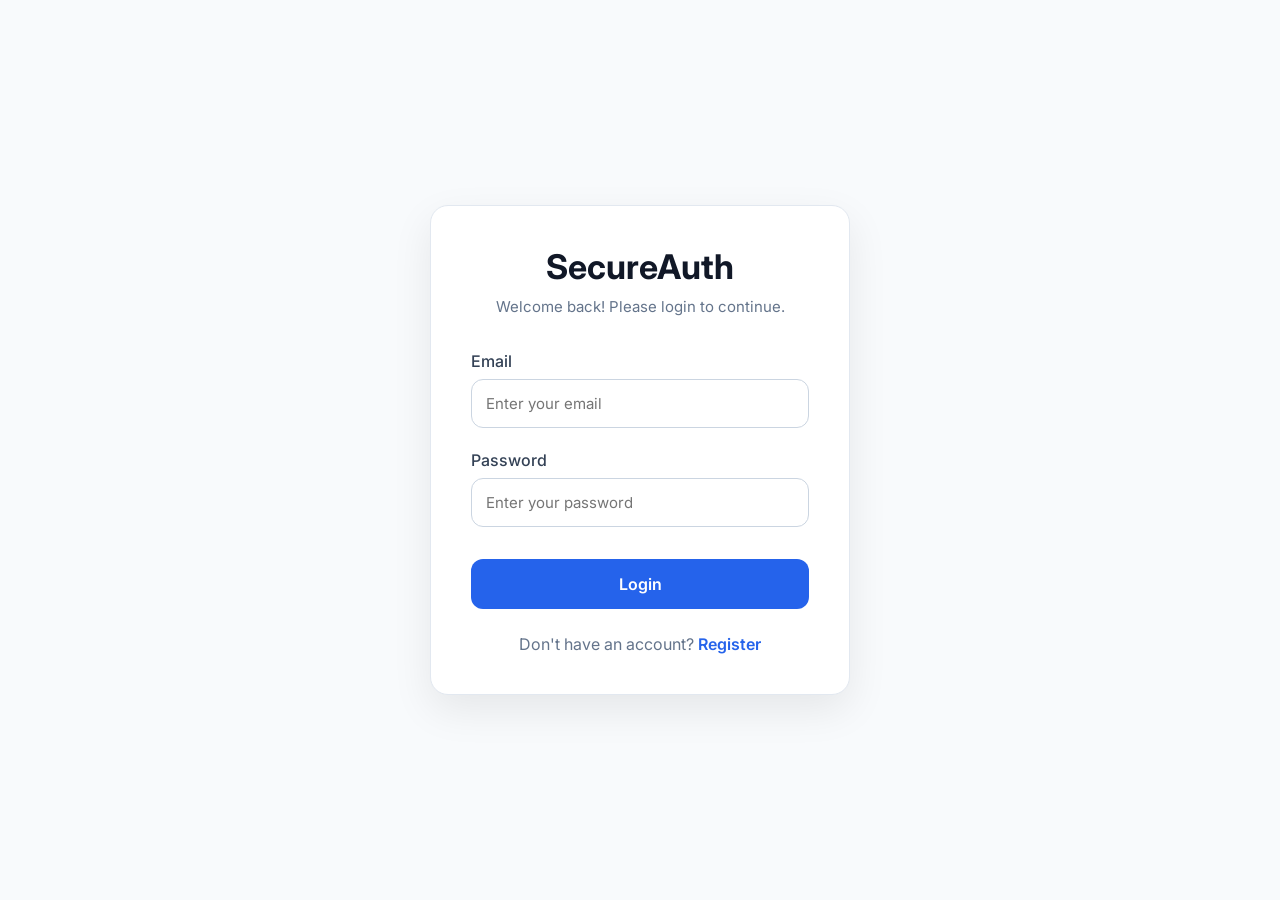
<file: index.html>
<!DOCTYPE html>
<html lang="en">

<head>

    <meta charset="UTF-8">

    <meta name="viewport" content="width=device-width, initial-scale=1.0">

    <title>SecureAuth | Login</title>

    <link rel="stylesheet" href="style.css">

    <link rel="preconnect" href="https://fonts.googleapis.com">

    <link rel="preconnect" href="https://fonts.gstatic.com" crossorigin>

    <link href="https://fonts.googleapis.com/css2?family=Inter:wght@300;400;500;600;700&display=swap" rel="stylesheet">

</head>

<body>

<div class="auth-container">

    <div class="auth-card">

        <h1>SecureAuth</h1>

        <p class="subtitle">
            Welcome back! Please login to continue.
        </p>

        <form id="loginForm">

            <div class="input-group">

                <label>Email</label>

                <input
                    type="email"
                    id="loginEmail"
                    placeholder="Enter your email"
                    required>

            </div>

            <div class="input-group">

                <label>Password</label>

                <input
                    type="password"
                    id="loginPassword"
                    placeholder="Enter your password"
                    required>

            </div>

            <button type="submit" class="btn">

                Login

            </button>

        </form>

        <p class="switch-page">

            Don't have an account?

            <a href="register.html">

                Register

            </a>

        </p>

    </div>

</div>

<script src="script.js"></script>

</body>

</html>
</file>
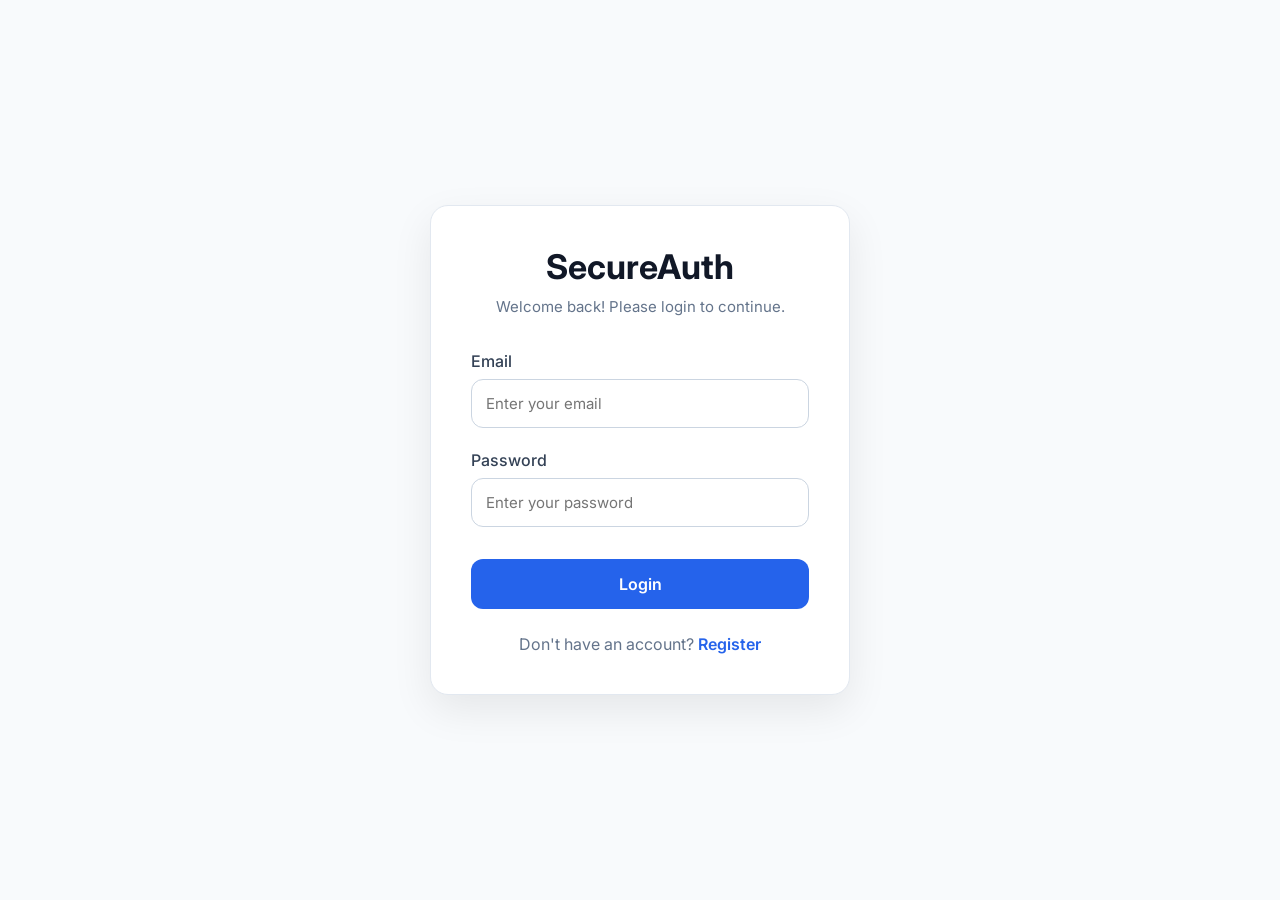
<file: dashboard.html>
<!DOCTYPE html>
<html lang="en">

<head>

    <meta charset="UTF-8">

    <meta name="viewport" content="width=device-width, initial-scale=1.0">

    <title>SecureAuth | Dashboard</title>

    <link rel="stylesheet" href="style.css">

</head>

<body>

<div class="dashboard">

    <div class="dashboard-card">

        <h2 id="welcome"></h2>

        <p>
            You have successfully logged into SecureAuth.
            This is a protected dashboard page.
        </p>

        <div class="info-box">
            <strong>Name:</strong>
            <p id="userName"></p>
        </div>

        <div class="info-box">
            <strong>Email:</strong>
            <p id="userEmail"></p>
        </div>

        <a href="#" id="logoutBtn" class="logout-btn">
            Logout
        </a>

    </div>

</div>

<script src="script.js"></script>

</body>

</html>
</file>
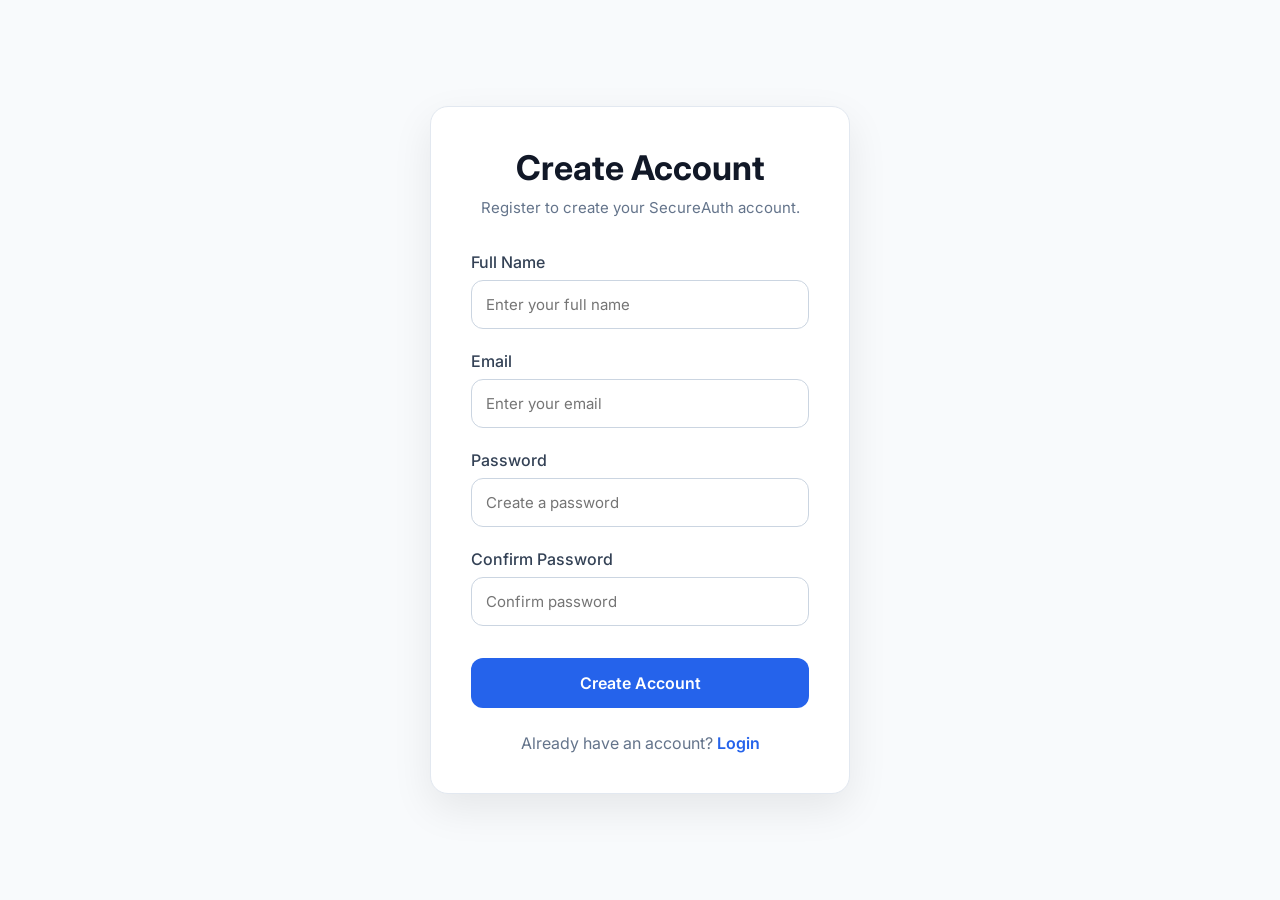
<file: register.html>
<!DOCTYPE html>
<html lang="en">

<head>

    <meta charset="UTF-8">

    <meta name="viewport" content="width=device-width, initial-scale=1.0">

    <title>SecureAuth | Register</title>

    <link rel="stylesheet" href="style.css">

    <link rel="preconnect" href="https://fonts.googleapis.com">

    <link rel="preconnect" href="https://fonts.gstatic.com" crossorigin>

    <link href="https://fonts.googleapis.com/css2?family=Inter:wght@300;400;500;600;700&display=swap" rel="stylesheet">

</head>

<body>

<div class="auth-container">

    <div class="auth-card">

        <h1>Create Account</h1>

        <p class="subtitle">

            Register to create your SecureAuth account.

        </p>

        <form id="registerForm">

            <div class="input-group">

                <label>Full Name</label>

                <input
                    type="text"
                    id="name"
                    placeholder="Enter your full name"
                    required>

            </div>

            <div class="input-group">

                <label>Email</label>

                <input
                    type="email"
                    id="email"
                    placeholder="Enter your email"
                    required>

            </div>

            <div class="input-group">

                <label>Password</label>

                <input
                    type="password"
                    id="password"
                    placeholder="Create a password"
                    required>

            </div>

            <div class="input-group">

                <label>Confirm Password</label>

                <input
                    type="password"
                    id="confirmPassword"
                    placeholder="Confirm password"
                    required>

            </div>

            <button type="submit" class="btn">

                Create Account

            </button>

        </form>

        <p class="switch-page">

            Already have an account?

            <a href="index.html">

                Login

            </a>

        </p>

    </div>

</div>

<script src="script.js"></script>

</body>

</html>
</file>
<file: style.css>
@import url('https://fonts.googleapis.com/css2?family=Inter:wght@300;400;500;600;700&display=swap');

*{
    margin:0;
    padding:0;
    box-sizing:border-box;
    font-family:'Inter',sans-serif;
}

body{
    background:#F8FAFC;
    min-height:100vh;
    display:flex;
    justify-content:center;
    align-items:center;
    padding:20px;
}

.auth-container{
    width:100%;
    max-width:420px;
}

.auth-card{
    background:#FFFFFF;
    padding:40px;
    border-radius:18px;
    box-shadow:0 15px 40px rgba(0,0,0,.08);
    border:1px solid #E2E8F0;
}

.auth-card h1{
    text-align:center;
    color:#111827;
    font-size:34px;
    margin-bottom:10px;
}

.subtitle{
    text-align:center;
    color:#64748B;
    margin-bottom:35px;
    font-size:15px;
}

.input-group{
    margin-bottom:22px;
}

.input-group label{
    display:block;
    margin-bottom:8px;
    color:#334155;
    font-weight:500;
}

.input-group input{
    width:100%;
    padding:14px;
    border:1px solid #CBD5E1;
    border-radius:12px;
    outline:none;
    font-size:15px;
    transition:.3s;
}

.input-group input:focus{
    border-color:#2563EB;
    box-shadow:0 0 0 3px rgba(37,99,235,.12);
}

.btn{
    width:100%;
    padding:15px;
    border:none;
    border-radius:12px;
    background:#2563EB;
    color:white;
    font-size:16px;
    font-weight:600;
    cursor:pointer;
    transition:.3s;
    margin-top:10px;
}

.btn:hover{
    background:#1D4ED8;
}

.switch-page{
    text-align:center;
    margin-top:25px;
    color:#64748B;
}

.switch-page a{
    color:#2563EB;
    text-decoration:none;
    font-weight:600;
}

.switch-page a:hover{
    text-decoration:underline;
}

/* Dashboard */

.dashboard{
    max-width:850px;
    margin:auto;
}

.dashboard-card{
    background:white;
    border-radius:18px;
    padding:35px;
    box-shadow:0 12px 30px rgba(0,0,0,.08);
    border:1px solid #E2E8F0;
}

.dashboard-card h2{
    color:#111827;
    margin-bottom:10px;
}

.dashboard-card p{
    color:#64748B;
    margin-bottom:20px;
    line-height:1.7;
}

.info-box{
    background:#F8FAFC;
    border-radius:12px;
    padding:18px;
    margin:12px 0;
}

.logout-btn{
    display:inline-block;
    margin-top:25px;
    padding:14px 30px;
    background:#EF4444;
    color:white;
    text-decoration:none;
    border-radius:10px;
    transition:.3s;
}

.logout-btn:hover{
    background:#DC2626;
}

@media(max-width:500px){

.auth-card{
    padding:25px;
}

.auth-card h1{
    font-size:28px;
}

}
</file>
